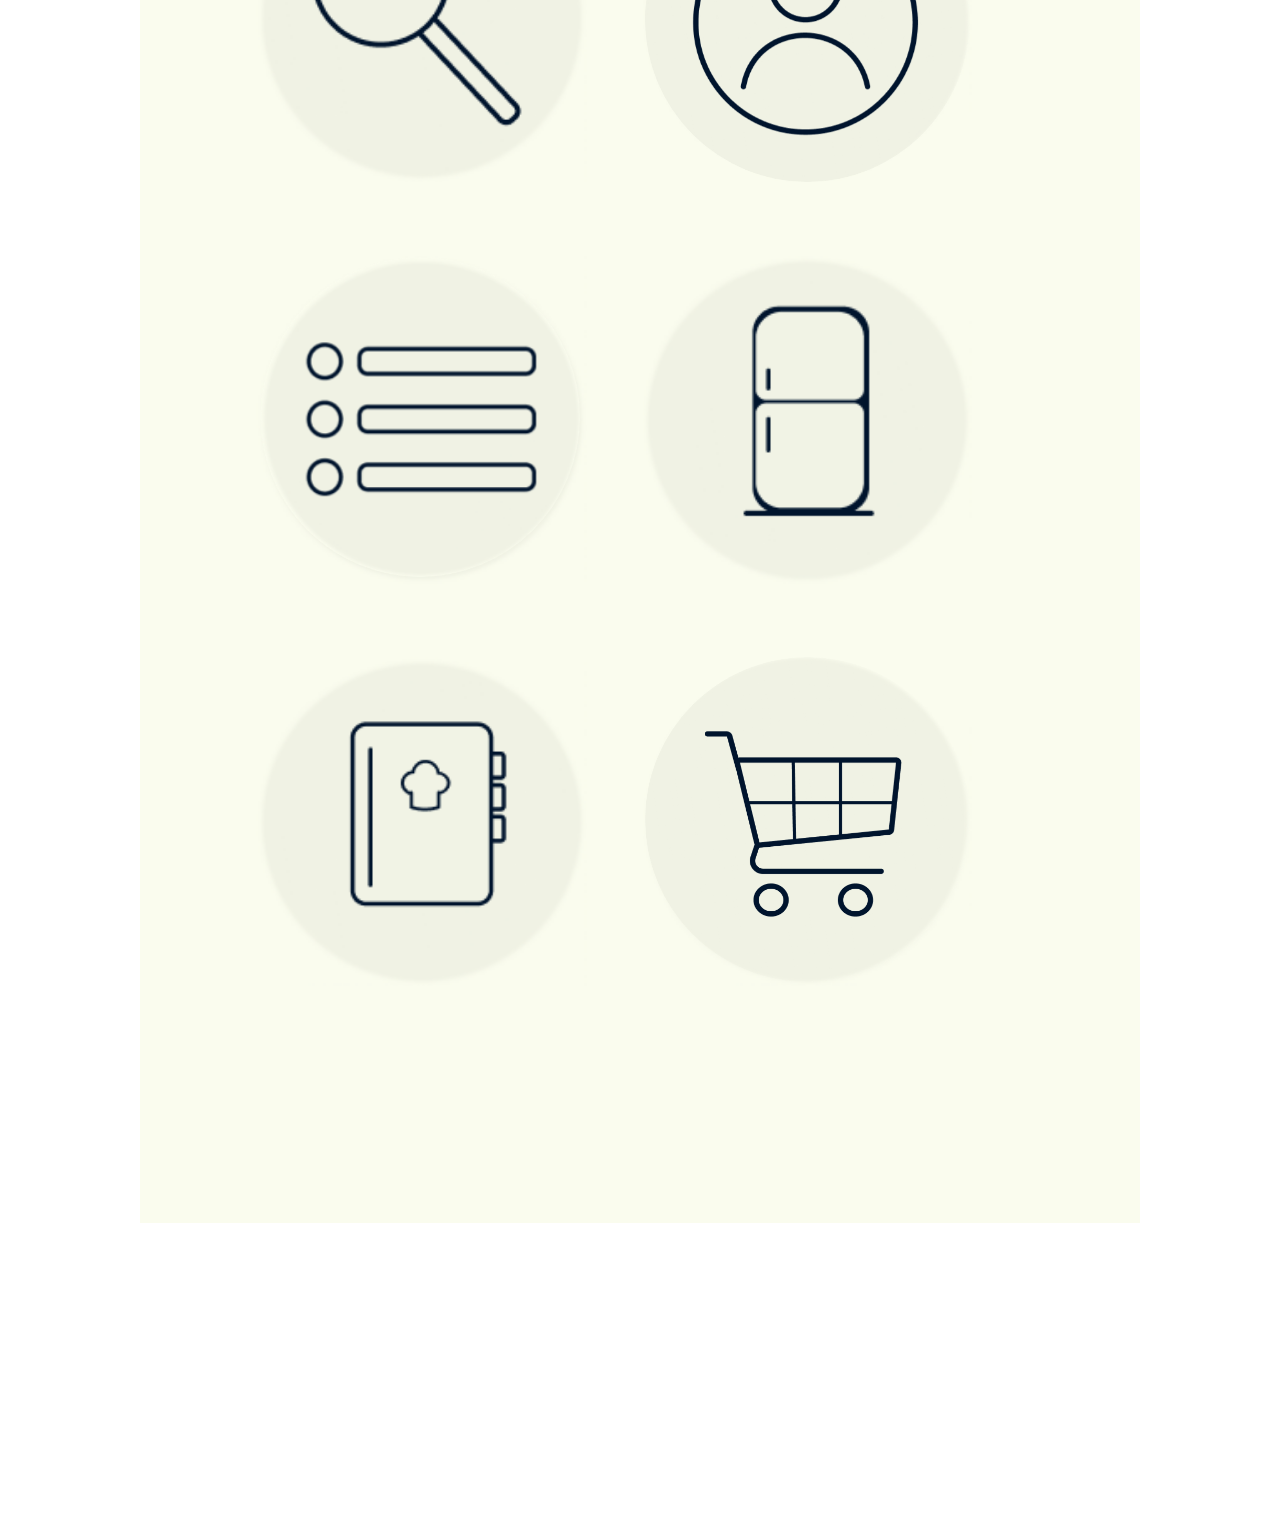
<file: FridgFinds/index.html>
<!DOCTYPE html>
<html lang="es">
<head>
    <meta charset="UTF-8">
    <meta name="viewport" content="width=device-width, initial-scale=1.0">
    <title>Imagen en HTML</title>
    <link rel="stylesheet" href="styles.css">
</head>
<body>
  <div class="container">
    <img src="fotos_mias/esta.png" alt="Plantilla" class="main-image">
    <main>
        <div class="icon-buttons">
            <button class="icon-button" id="search-button" onclick="redirectToSearch()">
                <img src="fotos_mias/image-fotor-20240530195332.png" alt="Search">
            </button>
            <button class="icon-button" id="profile-button"onclick="goToUserPage()">
                <img src="fotos_mias/image-fotor-2024053020251.png" alt="Profile">
            </button>
            <button class="icon-button" id="carrito"onclick="redirectToCart()">
                <img src="fotos_mias\image-fotor-2024053113039.png" alt="Profile">
            </button>
        </div>
    </main>
  </div>
  <script>
      function redirectToSearch() {
          window.location.href = "lista_de_la_compra_3.html";  // Cambia "lista_de_la_compra_3.html" por el nombre de tu archivo HTML de destino
      }
      function redirectToCart() {
          window.location.href = "compra.html";
      }
      function goToUserPage() {
            window.location.href = "user_page.html"; // Redirige a user_page.html
        }
  
  </script>
</body>
</html>
</file>
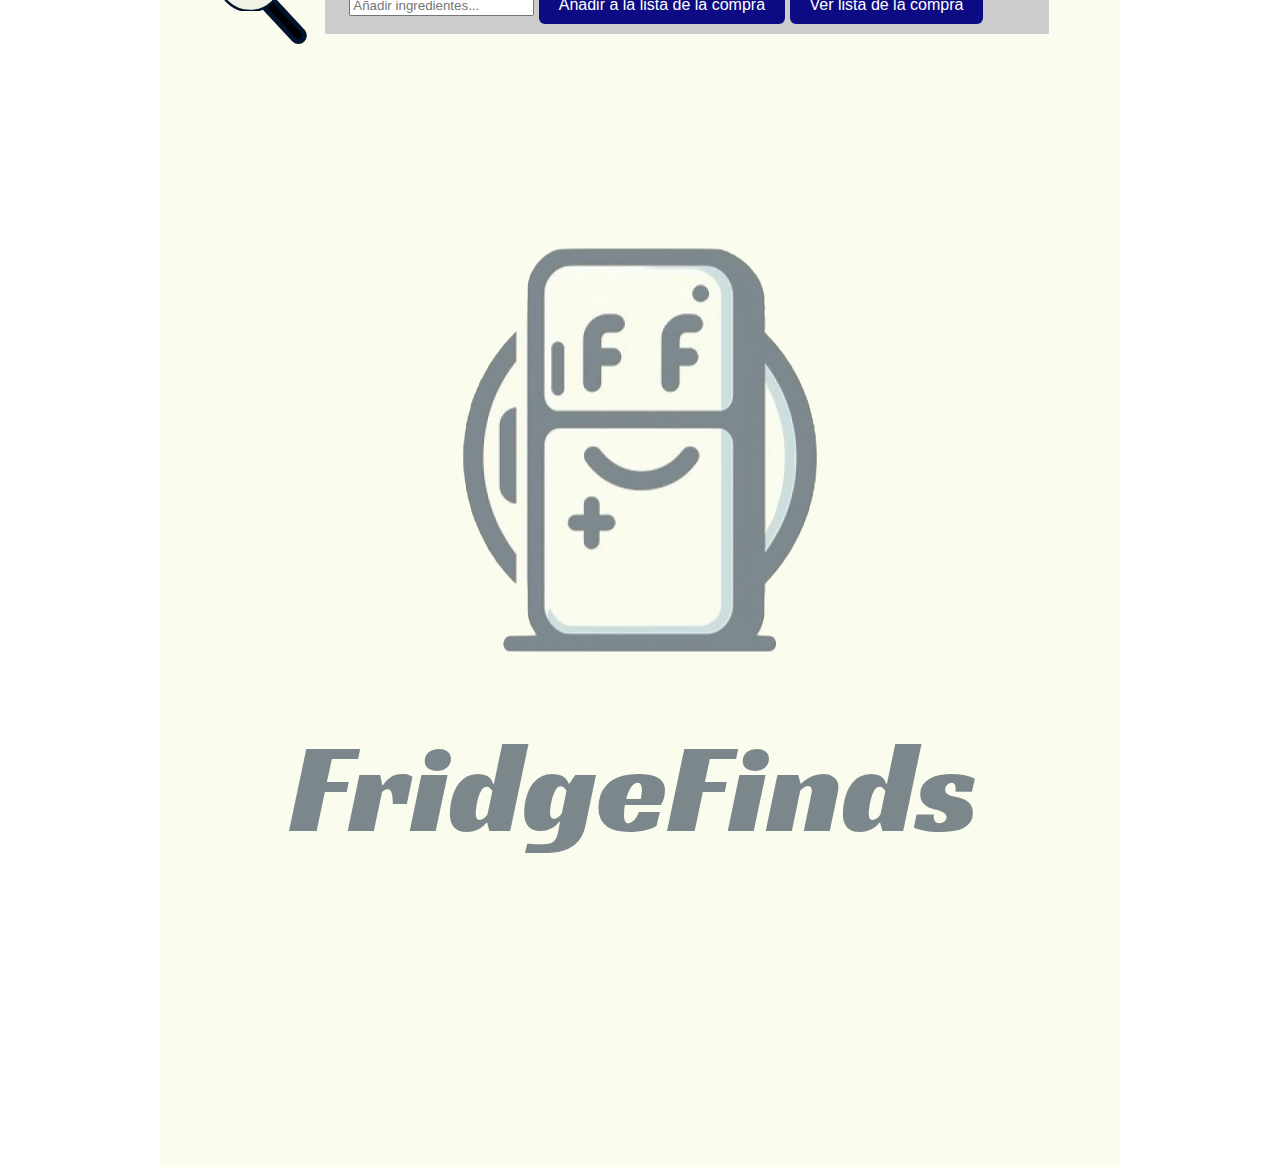
<file: FridgFinds/buscador.html>
<!DOCTYPE html>
<html lang="en">
<head>
    <meta charset="UTF-8" />
    <meta http-equiv="X-UA-Compatible" content="IE=Edge">
    <meta name="viewport" content="width=device-width, initial-scale=1">
    <title>BUSCADOR</title>
    <link rel="preconnect" href="https://fonts.googleapis.com">
    <link rel="preconnect" href="https://fonts.gstatic.com" crossorigin>
    <link href="https://fonts.googleapis.com/css2?family=Radley:wght@400&display=swap" rel="stylesheet">
    <link rel="preconnect" href="https://fonts.googleapis.com">
    <link rel="preconnect" href="https://fonts.gstatic.com" crossorigin>
    <link href="https://fonts.googleapis.com/css2?family=Racing+Sans+One:wght@400&display=swap" rel="stylesheet">
    <link rel="stylesheet" href="buscador.css" />
</head>
<body>
    <div class="buscador">
        <div class="image-2"></div>
        <div class="container-1">
            <div class="container-3">
                <div class="ff-fri-2"></div>
                <div class="fridge-finds">
                  <a href="index.html">FridgeFinds</a>
              </div>
            </div>
            <div class="container-2">
                <div class="rectangle-26"></div>
                <div class="frame-1">
                    <input type="text" class="ingredient-input" placeholder="Añadir ingredientes..." id="comida">
                    <button class="add-ingredient-button" onclick="agregarIngrediente(document.getElementById('comida').value)">Añadir a la lista de la compra</button>
                    <button class="view-list-button" onclick="verListaCompra()">Ver lista de la compra</button>
                </div>
            </div>
            <span class="fridge-finds-1">FridgeFinds</span>
        </div>
        <img class="container" src="container_14_x2.svg" />
        <div class="frame-2"></div>
    </div>
    <script src="script.js">
      function verListaCompra() {
    // Redireccionar a la pantalla de lista de la compra
    window.location.href = "lista_de_la_compra_3.html";
}
    </script>
</body>
</html>
</file>
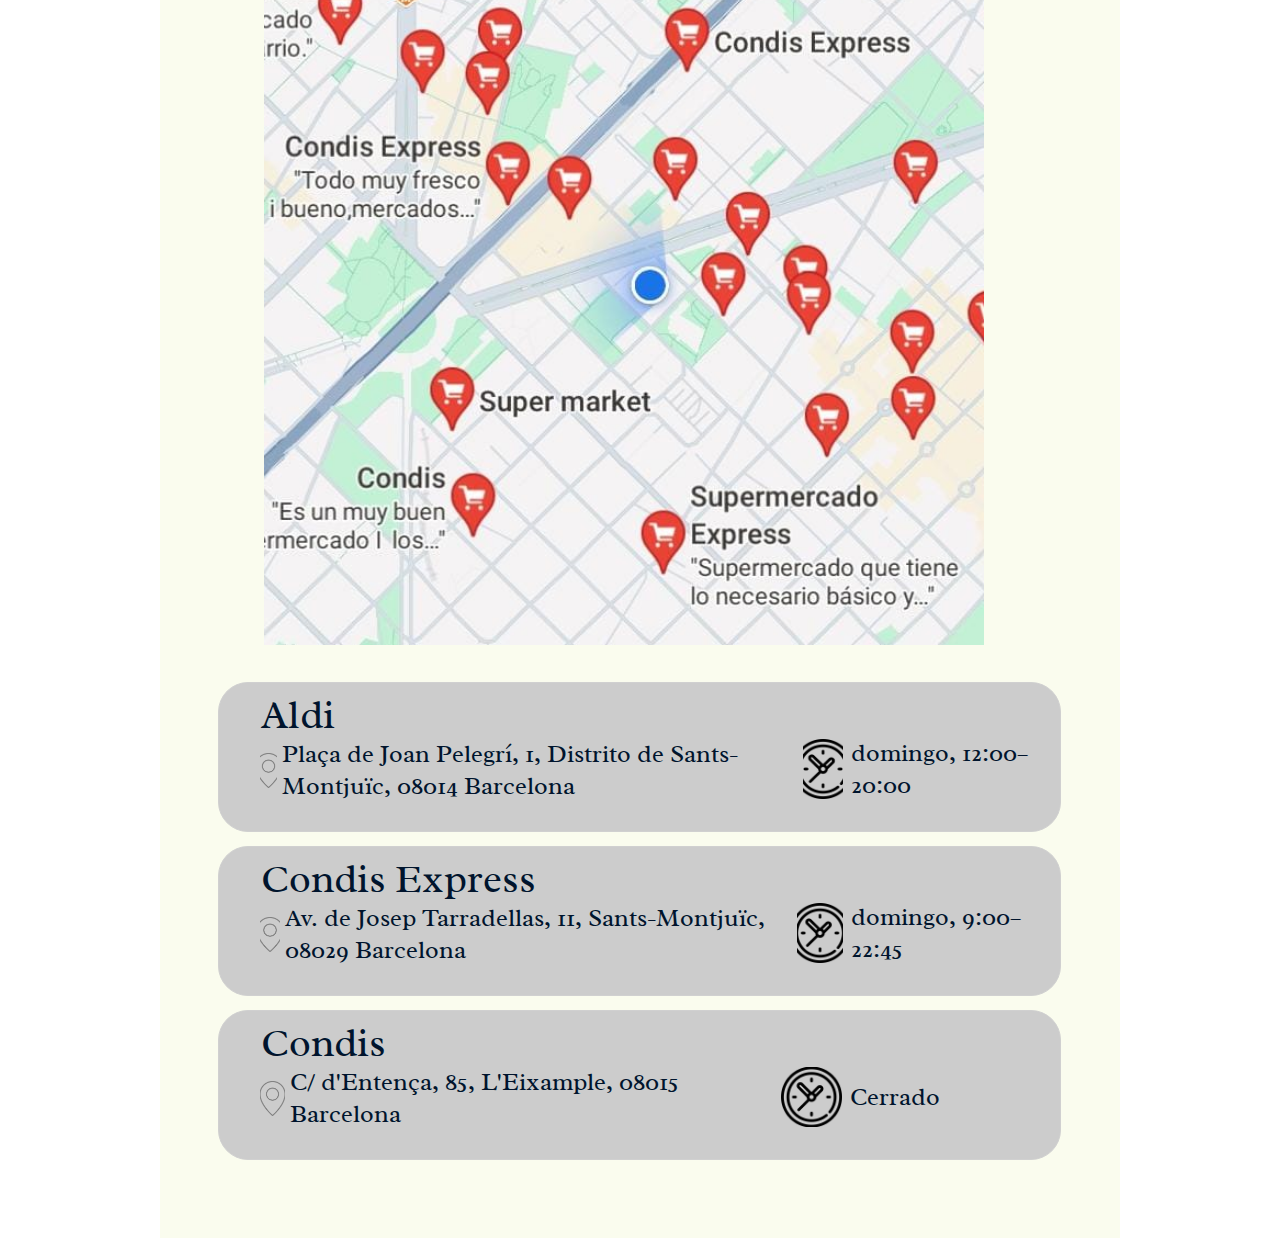
<file: FridgFinds/compra.html>
<!doctype html>
<html lang="en">
  <head>
    <meta charset="UTF-8" />
    <meta http-equiv="X-UA-Compatible" content="IE=Edge">
    <meta name="viewport" content="width=device-width, initial-scale=1">
    <title>COMPRA</title>
    <link rel="preconnect" href="https://fonts.googleapis.com">
    <link rel="preconnect" href="https://fonts.gstatic.com" crossorigin>
    <link href="https://fonts.googleapis.com/css2?family=Radley:wght@400&display=swap" rel="stylesheet">
    <link rel="preconnect" href="https://fonts.googleapis.com">
    <link rel="preconnect" href="https://fonts.gstatic.com" crossorigin>
    <link href="https://fonts.googleapis.com/css2?family=Racing+Sans+One:wght@400&display=swap" rel="stylesheet">
    <link rel="stylesheet" href="compra.css" />
  </head>
  <body>
    <div class="compra">
      <div class="container-4">
        <div class="ff-fri-2">
        </div>
        <div class="fridge-finds">
          <a href="index.html">FridgeFinds</a>
      </div>
      </div>
      <div class="frame-9">
        <div class="mapa-1">
        </div>
      </div>
      <div class="frame-3">
        <div class="container">
          <div class="image-4">
          </div>
          <div class="supermarkt-location">
          Plaça de Joan Pelegrí, 1, Distrito de Sants-Montjuïc, 08014 Barcelona
          </div>
          <div class="image-5">
          </div>
          <div class="supermarkt-location-1">
          domingo, 12:00–20:00
          </div>
        </div>
        <span class="supermarket-name">
        Aldi
        </span>
      </div>
      <div class="frame-4">
        <div class="container-1">
          <div class="image-41">
          </div>
          <div class="supermarkt-location-2">
          Av. de Josep Tarradellas, 11, Sants-Montjuïc, 08029 Barcelona
          </div>
          <div class="image-51">
          </div>
          <div class="supermarkt-location-3">
          domingo, 9:00–22:45
          </div>
        </div>
        <span class="supermarket-name-1">
        Condis Express
        </span>
      </div>
      <div class="frame-5">
        <div class="container-2">
          <div class="container-3">
            <div class="image-42">
            </div>
            <span class="supermarkt-location-4">
            C/ d&#39;Entença, 85, L&#39;Eixample, 08015 Barcelona
            </span>
          </div>
          <div class="container-5">
            <div class="image-52">
            </div>
            <div class="supermarkt-location-5">
            Cerrado
            </div>
          </div>
        </div>
        <span class="supermarket-name-2">
        Condis
        </span>
      </div>
    </div>
  </body>
</html>
</file>
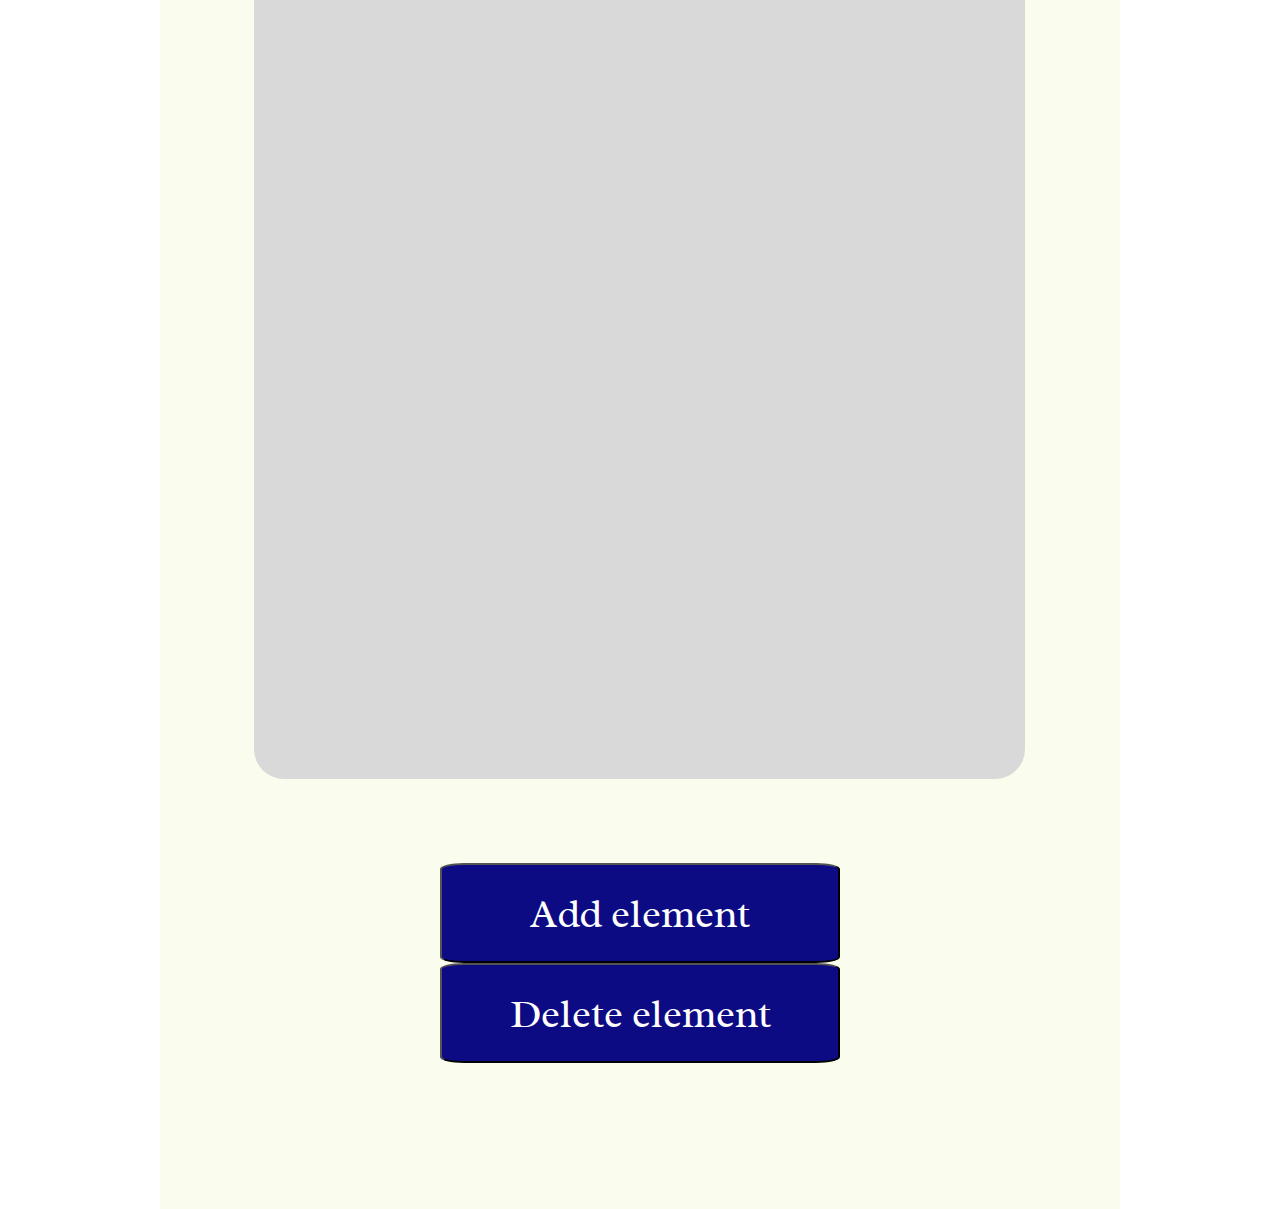
<file: FridgFinds/lista_de_la_compra_3.html>
<!DOCTYPE html>
<html lang="en">
<head>
    <meta charset="UTF-8">
    <meta http-equiv="X-UA-Compatible" content="IE=Edge">
    <meta name="viewport" content="width=device-width, initial-scale=1">
    <title>LISTA DE LA COMPRA 3</title>
    <link rel="preconnect" href="https://fonts.googleapis.com">
    <link rel="preconnect" href="https://fonts.gstatic.com" crossorigin>
    <link href="https://fonts.googleapis.com/css2?family=Radley:wght@400&display=swap" rel="stylesheet">
    <link rel="preconnect" href="https://fonts.googleapis.com">
    <link rel="preconnect" href="https://fonts.gstatic.com" crossorigin>
    <link href="https://fonts.googleapis.com/css2?family=Racing+Sans+One:wght@400&display=swap" rel="stylesheet">
    <link rel="stylesheet" href="lista_de_la_compra_3.css" />
</head>
<body>
    <div class="lista-de-la-compra-3">
        <div class="container-1">
            <div class="ff-fri-2"></div>
            <div class="fridge-finds">
                <a href="index.html">FridgeFinds</a>
            </div>
        </div>
        <div class="container">
            
            <ul id="shopping-list">
                <!-- Los elementos de la lista de la compra se añadirán aquí -->
            </ul>
        </div>
        <div class="frame-7">
            <button class="add-element" onclick="addElement()">Add element</button>
        </div>
        <div class="frame-8">
            <button class="delete-element" onclick="deleteElement()">Delete element</button>
        </div>
    </div>
    <script src="script.js"></script>
</body>

</html>
</file>
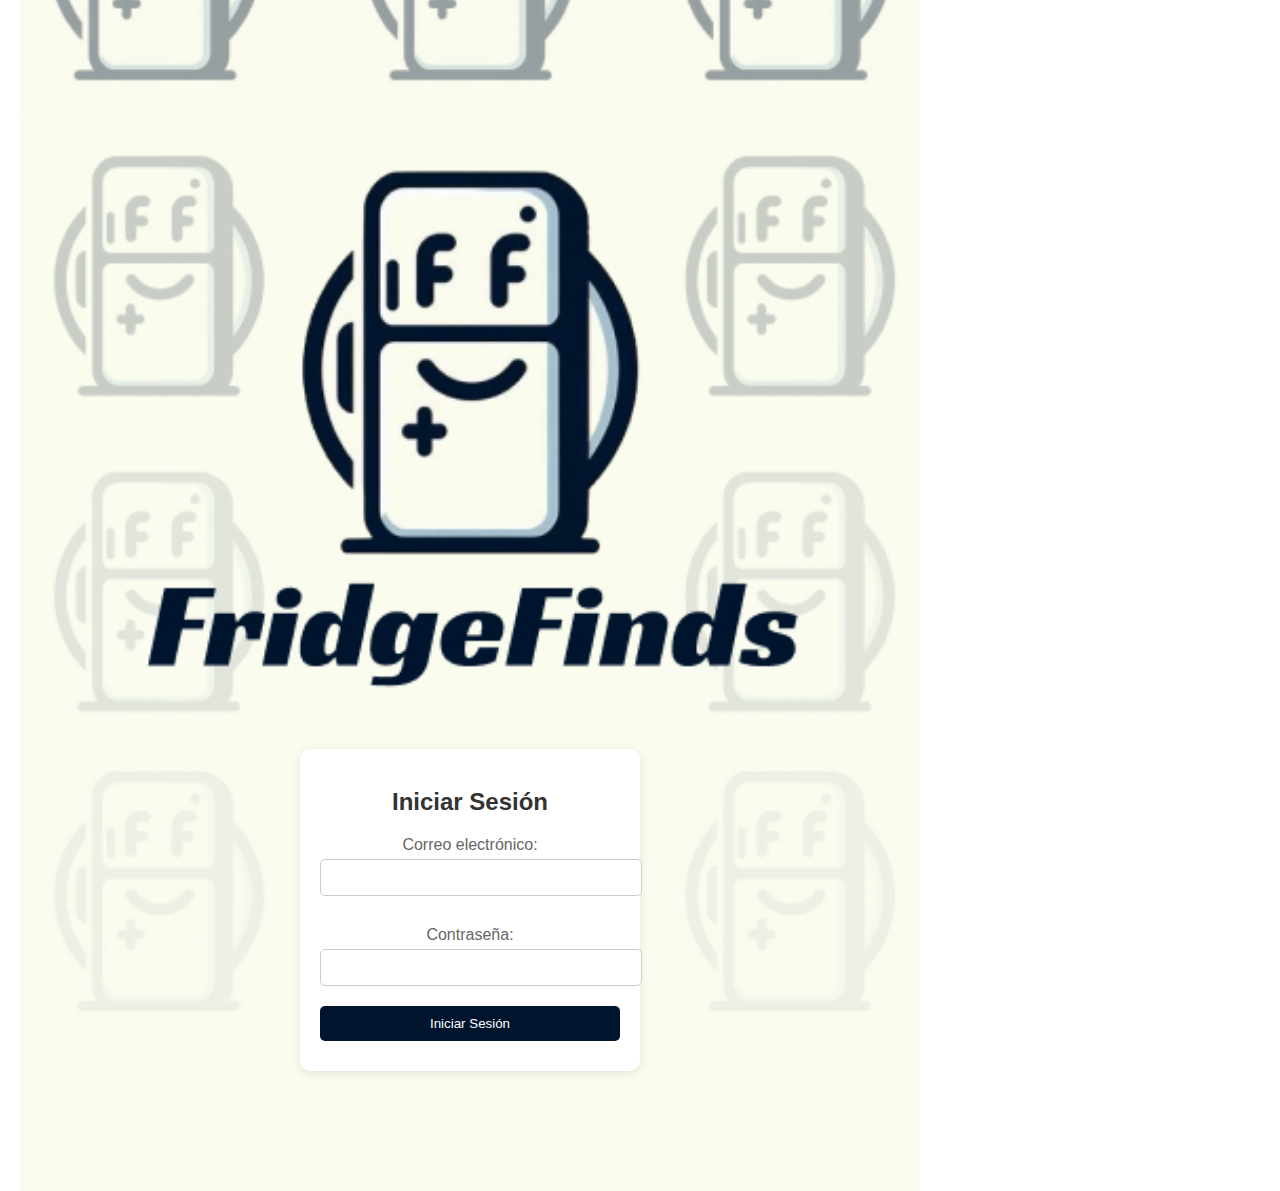
<file: FridgFinds/login.html>
<!DOCTYPE html>
<html lang="en">
<head>
    <meta charset="UTF-8">
    <meta name="viewport" content="width=device-width, initial-scale=1.0">
    <title>Login</title>
    <link rel="stylesheet" href="styless.css">
</head>
<body>
    
        <div class="imagen">
            <img src="image-fotor-2024053125952.jpg" alt="Plantilla" class="main-image">
        </div>
        
    <div class="login-container">
       
        <h2>Iniciar Sesión</h2>
        <form id="loginForm">
            <label for="email">Correo electrónico:</label>
            <input type="email" id="email" name="email" required>
            
            <label for="password">Contraseña:</label>
            <input type="password" id="password" name="password" required>
            
            <button type="submit">Iniciar Sesión</button>
        </form>
        <div id="error-message" class="error-message"></div>
    </div>


    <script>
        document.getElementById('loginForm').addEventListener('submit', function(event) {
            event.preventDefault(); // Evita el envío del formulario

            // Obtener los valores de los campos de entrada
            const email = document.getElementById('email').value;
            const password = document.getElementById('password').value;
            const errorMessage = document.getElementById('error-message');

            // Validar las credenciales
            if (email === 'toni.lunar@upf.edu' && password === 'FridgeFinds') {
                // Redirigir a la página principal después del inicio de sesión exitoso
                window.location.href = 'index.html';
            } else {
                // Mostrar mensaje de error
                errorMessage.textContent = 'Correo electrónico o contraseña incorrectos.';
            }
        });
    </script>
</body>
</html>
</file>
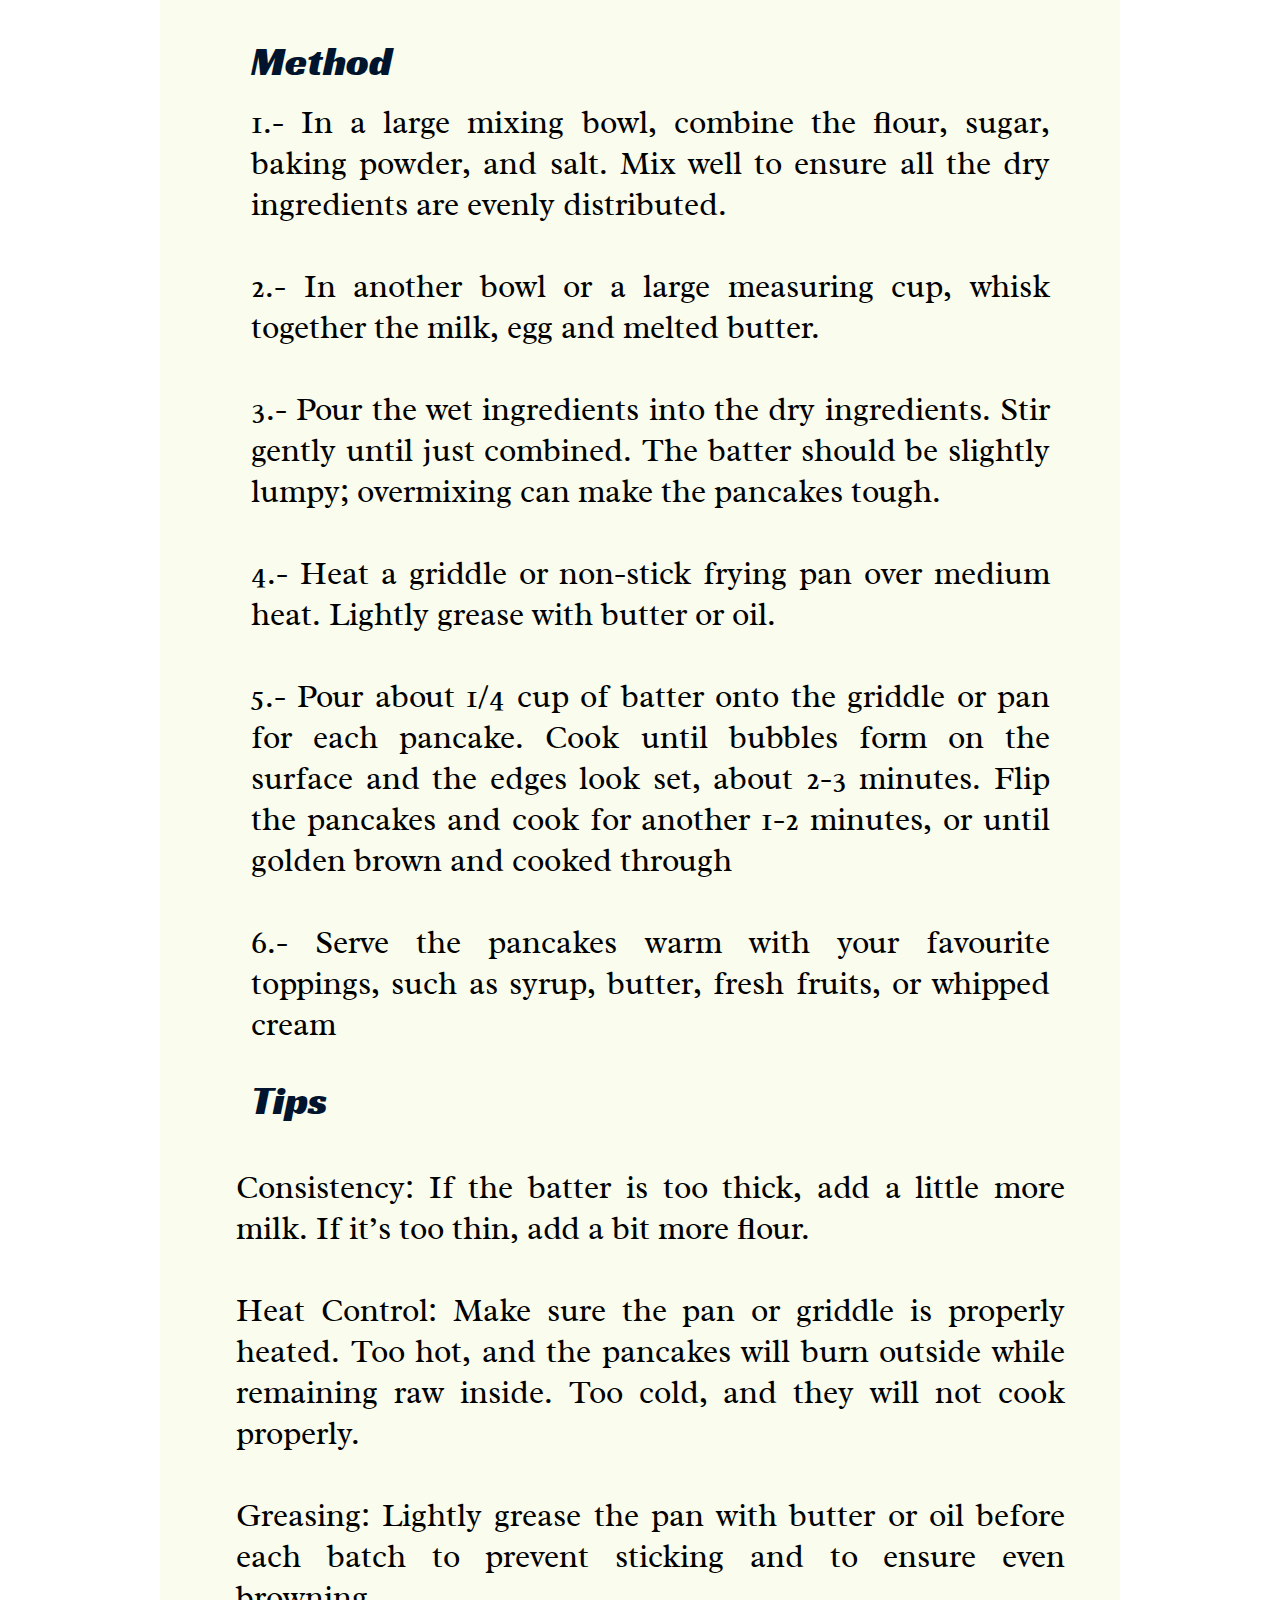
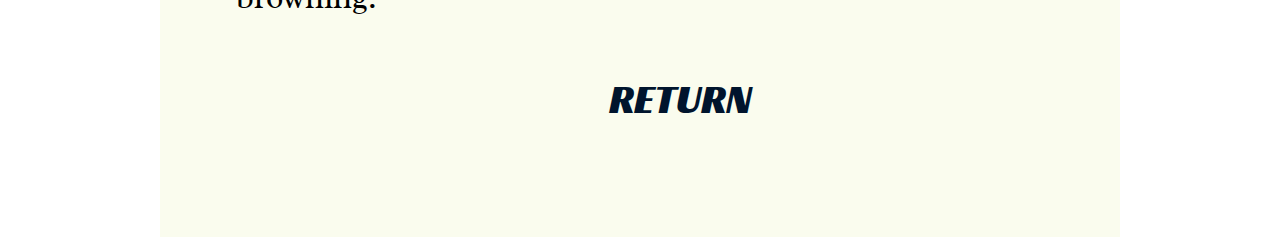
<file: FridgFinds/receta.html>
<!doctype html>
<html lang="en">
  <head>
    <meta charset="UTF-8" />
    <meta http-equiv="X-UA-Compatible" content="IE=Edge">
    <meta name="viewport" content="width=device-width, initial-scale=1">
    <title>RECETA</title>
    <link rel="preconnect" href="https://fonts.googleapis.com">
    <link rel="preconnect" href="https://fonts.gstatic.com" crossorigin>
    <link href="https://fonts.googleapis.com/css2?family=Racing+Sans+One:wght@400&display=swap" rel="stylesheet">
    <link rel="preconnect" href="https://fonts.googleapis.com">
    <link rel="preconnect" href="https://fonts.gstatic.com" crossorigin>
    <link href="https://fonts.googleapis.com/css2?family=Radley:wght@400&display=swap" rel="stylesheet">
    <link rel="stylesheet" href="receta.css" />
  </head>
  <body>
    <div class="receta">
      <div class="container">
        <div class="ff-fri-2">
        </div>
        <div class="fridge-finds">
        FridgeFinds
        </div>
      </div>
      <div class="pancakes">
      PANCAKES
      </div>
      <div class="container-1">
        <div class="istockphoto-482018310612-x-6121">
        </div>
        <div class="calories-150-kcal-protein-4-gfat-5-gcarbohydrates-20-g">
        Calories: 150 kcal<br />
        Protein: 4 g<br />
        Fat: 5 g<br />
        Carbohydrates: 20 g
        </div>
      </div>
      <div class="ingedients">
      Ingedients
      </div>
      <div class="gflour-25-gsugar-15-gbaking-powder-3-gsalt-250-ml-milk-1-egg-30-ml-melted-butter">
      120 g - Flour<br />
      25 g - Sugar<br />
      15 g - Baking Powder<br />
      3 g - Salt<br />
      250 ml - Milk<br />
      1 Egg<br />
      30 ml - Melted Butter
      </div>
      <div class="method">
      Method
      </div>
      <div class="[base64]">
      1.- In a large mixing bowl, combine the flour, sugar, baking powder, and  salt. Mix well to ensure all the dry ingredients are evenly distributed.<br />
      <br />
      2.- In another bowl or a large measuring cup, whisk together the milk, egg and melted butter.<br />
      <br />
      3.- Pour the wet ingredients into the dry ingredients. Stir gently until  just combined. The batter should be slightly lumpy; overmixing can make  the pancakes tough.<br />
      <br />
      4.- Heat a griddle or non-stick frying pan over medium heat. Lightly grease with butter or oil.<br />
      <br />
      5.- Pour about 1/4 cup of batter onto the griddle or pan for each pancake.  Cook until bubbles form on the surface and the edges look set, about 2-3  minutes. Flip the pancakes and cook for another 1-2 minutes, or until  golden brown and cooked through<br />
      <br />
      6.- Serve the pancakes warm with your favourite toppings, such as syrup, butter, fresh fruits, or whipped cream
      </div>
      <div class="tips">
      Tips
      </div>
      <div class="[base64]">
      Consistency: If the batter is too thick, add a little more milk. If it’s too thin, add a bit more flour.<br />
      <br />
      Heat Control: Make sure the pan or griddle is properly heated. Too hot, and the pancakes will burn outside while remaining raw inside. Too cold, and they will not cook properly.<br />
      <br />
      Greasing: Lightly grease the pan with butter or oil before each batch to prevent sticking and to ensure even browning.
      </div>
      <div class="return">
      RETURN
      </div>
      <div class="rectangle-67">
      </div>
    </div>
  </body>
</html>
</file>
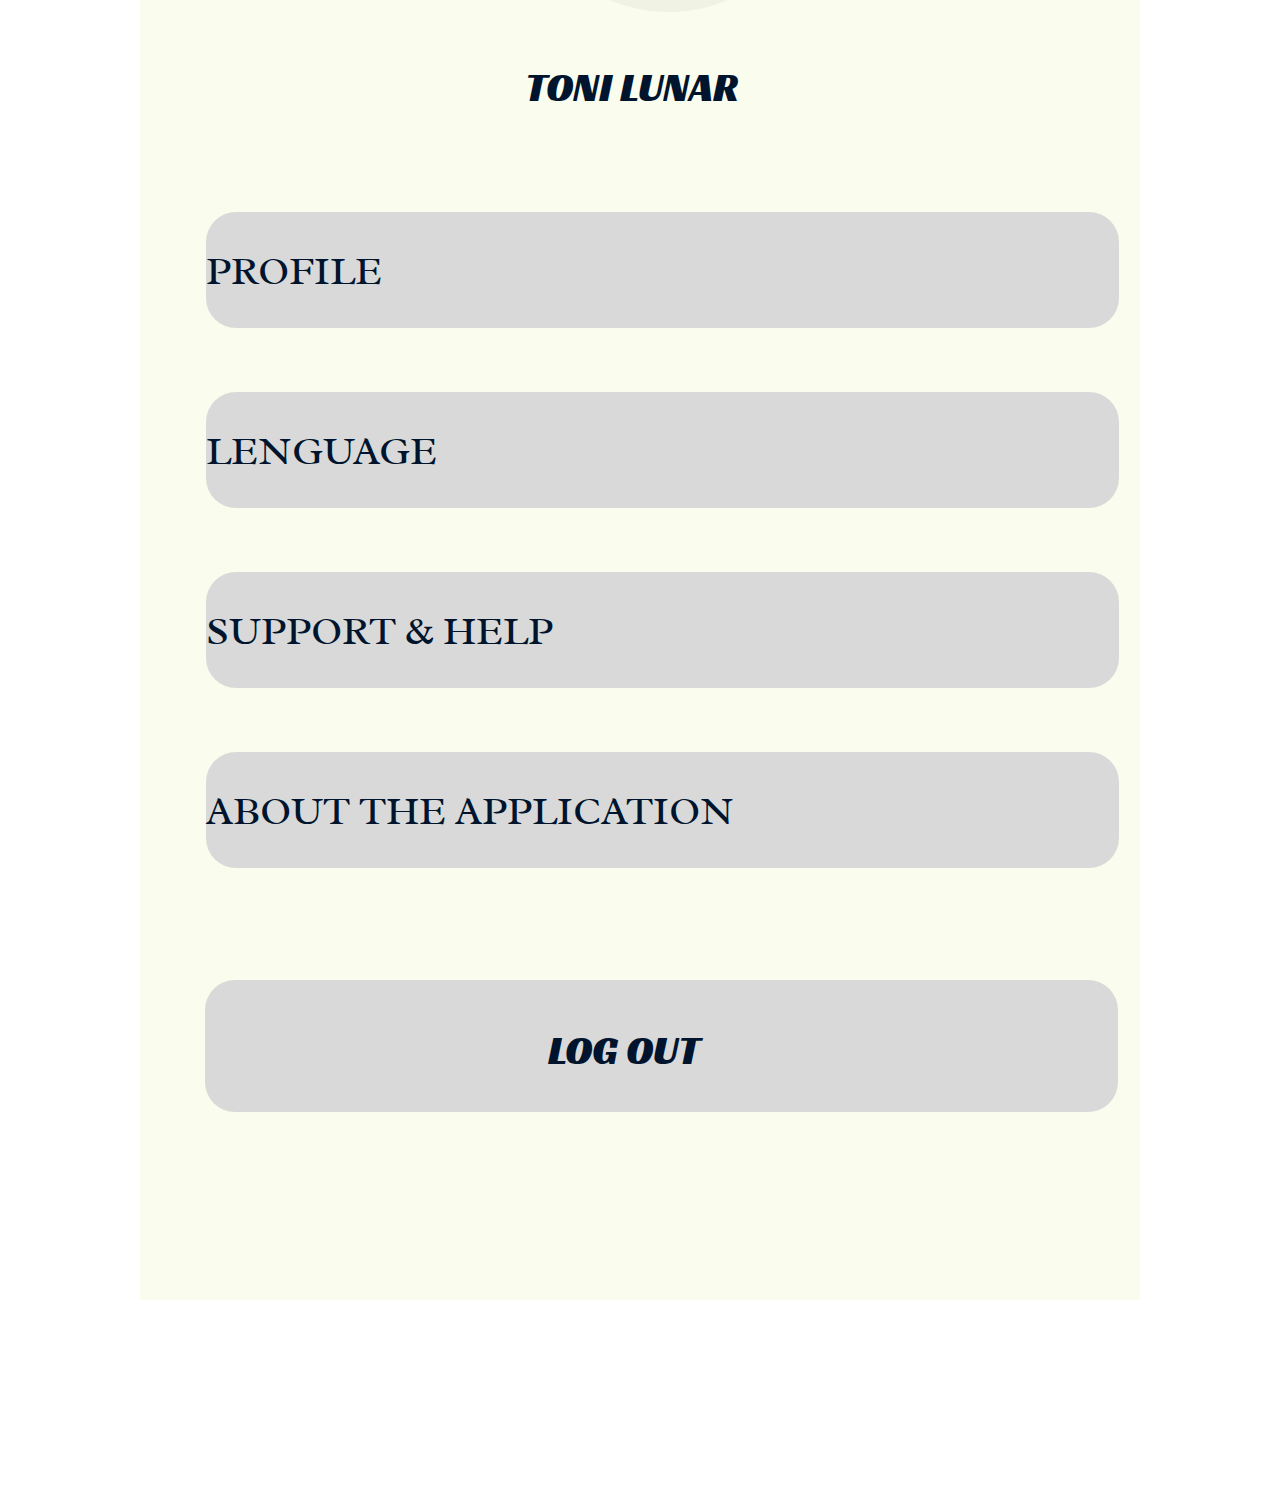
<file: FridgFinds/user_page.html>
<!DOCTYPE html>
<html lang="en">
<head>
    <meta charset="UTF-8">
    <meta http-equiv="X-UA-Compatible" content="IE=Edge">
    <meta name="viewport" content="width=device-width, initial-scale=1">
    <title>USER PAGE</title>
    <link rel="preconnect" href="https://fonts.googleapis.com">
    <link rel="preconnect" href="https://fonts.gstatic.com" crossorigin>
    <link href="https://fonts.googleapis.com/css2?family=Racing+Sans+One:wght@400&display=swap" rel="stylesheet">
    <link rel="preconnect" href="https://fonts.googleapis.com">
    <link rel="preconnect" href="https://fonts.gstatic.com" crossorigin>
    <link href="https://fonts.googleapis.com/css2?family=Radley:wght@400&display=swap" rel="stylesheet">
    <link rel="stylesheet" href="user_page.css" />
</head>
<body>
    <div class="user-page">
        <div class="container-3">
            <div class="container">
                <div class="ff-fri-2"></div>
                <div class="fridge-finds">
                    <a href="index.html">FridgeFinds</a>
                </div>
            </div>
            <div class="container-6">
                <div class="ellipse-9"></div>
            </div>
            <div class="toni-lunar">TONI LUNAR</div>
            <div class="container-2">
                <span class="supermarket-name">ㅤPROFILE</span>
            </div>
            <div class="container-5">
                <span class="supermarket-name-1">ㅤLENGUAGE</span>
            </div>
            <div class="container-7">
                <span class="supermarket-name-4">ㅤSUPPORT &amp; HELP</span>
            </div>
            <div class="container-1">
                <span class="supermarket-name-3">ㅤABOUT THE APPLICATION</span>
            </div>
            <div class="container-4">
                <a href="login.html" class="logout-button">
                    <span class="log-out">LOG OUT</span>
                </a>
            </div>
            <img src="fotos_mias/image-fotor-2024053020251.png" alt="Profile" class="profile-image">
        </div>
    </div>
</body>
</html>
</file>
<file: FridgFinds/styles.css>
body {
    font-family: Arial, sans-serif;
    margin: 0;
    padding: 0;
    display: flex;
    flex-direction: column;
    align-items: center;
    justify-content: center;
    height: 100vh;
    background: url('https://wallpaper-house.com/data/out/7/wallpaper2you_170152.jpg') no-repeat center center fixed; /* Aquí especificas la imagen de fondo */
    background-size: cover; /* Asegura que la imagen cubra toda la pantalla */
    color: white; /* Ajusta el color del texto para que sea visible sobre el fondo oscuro */
}

.container {
    position: relative;
    
}

.main-image {
    width: 1000px; /* Ajusta el ancho de la imagen según sea necesario */
    height: auto;
}

.icon-buttons {
    display: flex;
    flex-wrap: wrap;
    width: 300px;
    height: 300px;
    position: relative;
    top: 50%;
    left: 50%;
    transform: translate(-50%, -50%);
}

.icon-button {
    background: none;
    border: none;
    border-radius: 50%;
    padding: 0;
    cursor: pointer;
    transition: background-color 0.3s ease;
    position: absolute;
}

.icon-button img {
    border-radius: 50%;
    width: 100%;
    height: 100%;
    object-fit: cover;
}

.icon-button:hover {
    background-color: #727272;
}

/* Custom positions for each button */
#search-button {
    top: -820px;
    left:-230px;
    width: 320px
}

#profile-button {
    top: -1220px;  /* Ajusta esta propiedad para mover la imagen hacia arriba o abajo */
    right: -180px; /* Ajusta esta propiedad para mover la imagen hacia la izquierda o derecha */
    width: 325px;
    height: 325px;
}

#list-button {
    top: 50%;
    left: -50px;
    transform: translateY(-50%);
}

#fridge-button {
    top: 50%;
    right: -50px;
    transform: translateY(-50%);
}

#recipe-button {
    bottom: -50px;
    left: -50px;
}

#carrito {
    top: -420px;  /* Ajusta esta propiedad para mover la imagen hacia arriba o abajo */
    right: -180px; /* Ajusta esta propiedad para mover la imagen hacia la izquierda o derecha */
    width: 325px;
    height: 325px;
}
.container {
    position: relative;
    top: 100px; /* Ajusta este valor para mover el contenedor hacia abajo */
}
</file>
<file: FridgFinds/buscador.css>
body {
    font-family: Arial, sans-serif;
    margin: 0;
    padding: 0;
    display: flex;
    flex-direction: column;
    align-items: center;
    justify-content: center;
    height: 100vh;
    background: url('https://wallpaper-house.com/data/out/7/wallpaper2you_170152.jpg') no-repeat center center fixed; /* Aquí especificas la imagen de fondo */
    background-size: cover; /* Asegura que la imagen cubra toda la pantalla */
    color: white; /* Ajusta el color del texto para que sea visible sobre el fondo oscuro */
}
header {
  width: 100%;
  display: flex;
  justify-content: space-between;
  align-items: center;
  padding: 10px 20px;
  box-shadow: 0 2px 4px rgba(0,0,0,0.1);
  background-color: #fff;
}
.buscador .image-2 {
  opacity: 0.5;
  background: url('./images/image_2.png') 50% / cover no-repeat;
  position: absolute;
  left: 50%;
  top: 50%;
  translate: -50% -50%;
  width: 354px;
  height: 403px;
}
.buscador .ff-fri-2 {
  background: url('./images/ff_fri_2.jpeg') 50% / cover no-repeat;
  margin-right: 0.5px;
  width: 134px;
  height: 135px;
}
.buscador .fridge-finds {
  margin: 74.5px 0 10.5px 0;
  display: inline-block;
  overflow-wrap: break-word;
  font-family: 'Racing Sans One';
  font-weight: 400;
  font-size: 40px;
  color: #00142D;
}
.buscador .container-3 {
  margin-bottom: 87px;
  display: flex;
  flex-direction: row;
  align-self: flex-start;
  width: fit-content;
  box-sizing: border-box;
}
.buscador .rectangle-26 {
  border-radius: 10px;
  border: 5px solid #00142D;
  background: #000000;
  transform: rotate(46.966deg);
  position: relative;
  left: -10px;
  top: 20px;
  margin: 12px 29.3px  0;
  width: 63.7px;
  height: 6.9px;
}
.buscador .buscar-recetas-oingredientes {
  overflow-wrap: break-word;
  font-family: 'Radley';
  font-weight: 400;
  font-size: 40px;
  color: #A0A0A0;
  position: relative;
  
  
}
.buscador .frame-1 {
  border: 1px solid #D0D0D0;
  background: #CCCCCC;
  position: relative;
  margin-bottom: 17.9px;
  padding: 9px 23px;
  width: 724px;
  box-sizing: border-box;
  left: -30px;
  top: -8px;
}
.buscador .container-2 {
  margin: 0 0 646.1px 42px;
  display: flex;
  flex-direction: row;
  width: fit-content;
  box-sizing: border-box;
}
.buscador .fridge-finds-1 {
  opacity: 0.5;
  margin: 0 100.9px;
  align-self: flex-end;
  overflow-wrap: break-word;
  font-family: 'Racing Sans One';
  font-weight: 400;
  font-size: 128px;
  color: #00142D;
}
.buscador .container-1 {
  position: relative;
  display: flex;
  flex-direction: column;
  box-sizing: border-box;
}
.buscador .container {
  position: relative;
  left: -860px;
  top: 200px;
  width: 62px;
  height: 59px;
}
.buscador .search {
  overflow-wrap: break-word;
  font-family: 'Radley';
  font-weight: 400;
  font-size: 30px;
  color: #FFFFFF;
}

.buscador {
  background: #FAFCEE;
  display: flex;
  padding: 18px 81px 300px 21px;
  width: 960px;
  box-sizing: border-box;
}
/* Estilos para el botón "Añadir a la lista de la compra" */
.add-ingredient-button {
  background-color: #0d0b83; /* Color de fondo del botón */
  color: #ffffff; /* Color del texto del botón */
  border: none; /* Quitamos el borde del botón */
  border-radius: 6px; /* Añadimos bordes redondeados al botón */
  padding: 10px 20px; /* Añadimos espacio alrededor del texto del botón */
  font-size: 16px; /* Tamaño de fuente */
  cursor: pointer; /* Cambiamos el cursor al pasar sobre el botón */
}

/* Estilos para el botón "Ver lista de la compra" */
.view-list-button {
  background-color: #0d0b83; /* Color de fondo del botón */
  color: #ffffff; /* Color del texto del botón */
  border: none; /* Quitamos el borde del botón */
  border-radius: 6px; /* Añadimos bordes redondeados al botón */
  padding: 10px 20px; /* Añadimos espacio alrededor del texto del botón */
  font-size: 16px; /* Tamaño de fuente */
  cursor: pointer; /* Cambiamos el cursor al pasar sobre el botón */
  margin-top: 10px; /* Añadimos un margen superior para separar los botones */
}
.fridge-finds a {
  text-decoration: none; /* Quita el subrayado del enlace */
  color: inherit; /* Hereda el color del texto del contenedor padre */
  cursor: pointer; /* Cambia el cursor a pointer para indicar que es clickable */
}
</file>
<file: FridgFinds/compra.css>
body {
  font-family: Arial, sans-serif;
  margin: 0;
  padding: 0;
  display: flex;
  flex-direction: column;
  align-items: center;
  justify-content: center;
  height: 100vh;
  background: url('https://wallpaper-house.com/data/out/7/wallpaper2you_170152.jpg') no-repeat center center fixed; /* Aquí especificas la imagen de fondo */
  background-size: cover; /* Asegura que la imagen cubra toda la pantalla */
  color: white; /* Ajusta el color del texto para que sea visible sobre el fondo oscuro */
}

.header {
  position: relative;
  width: 1000px; /* Ancho del contenedor */
  height: auto; /* Altura del contenedor basada en su contenido */
 
  border-radius: 60px;
  box-shadow: 0 4px 8px rgba(0, 0, 0, 0.3); /* Sombra para dar profundidad */
  overflow: hidden; /* Para que los elementos no sobresalgan del contenedor */
  border: px solid rgb(245, 245, 245); /* Añade un borde blanco con transparencia */
}
.compra .ff-fri-2 {
  background: url('./images/ff_fri_2.jpeg') 50% / cover no-repeat;
  margin-right: 0.5px;
  width: 134px;
  height: 135px;
}
.compra .fridge-finds {
  margin: 74.5px 0 10.5px 0;
  display: inline-block;
  overflow-wrap: break-word;
  font-family: 'Racing Sans One';
  font-weight: 400;
  font-size: 40px;
  color: #00142D;
}
.compra .container-4 {
  margin-bottom: 60px;
  display: flex;
  flex-direction: row;
  align-self: flex-start;
  width: fit-content;
  box-sizing: border-box;
}
.compra .mapa-1 {
  background: url('./images/mapa_1.jpeg') 50% / cover no-repeat;
  position: absolute;
  left: -40px;
  top: -30px;
  width: 720px;
  height: 800px;
}
.compra .frame-9 {
  position: relative;
  margin: 0 0 102px 37px;
  align-self: center;
  width: 671px;
  height: 555px;
}
.compra .image-4 {
  background: url('./images/image_4.png') 50% / cover no-repeat;
  margin: 16px 5px 14px 0;
  width: 26px;
  height: 35px;
}
.compra .supermarkt-location {
  margin: 1px 36.1px 0 0;
  display: inline-block;
  overflow-wrap: break-word;
  font-family: 'Radley';
  font-weight: 400;
  font-size: 25px;
  color: #00142D;
}
.compra .image-5 {
  background: url('./images/image_6.png') 50% / cover no-repeat;
  margin: 2px 8px 3px 0;
  width: 61px;
  height: 60px;
}
.compra .supermarkt-location-1 {
  margin-bottom: 1px;
  display: inline-block;
  overflow-wrap: break-word;
  font-family: 'Radley';
  font-weight: 400;
  font-size: 25px;
  color: #00142D;
}
.compra .container {
  position: relative;
  display: flex;
  flex-direction: row;
  box-sizing: border-box;
}
.compra .supermarket-name {
  position: absolute;
  left: 42px;
  top: 5.5px;
  overflow-wrap: break-word;
  font-family: 'Radley';
  font-weight: 400;
  font-size: 40px;
  color: #00142D;
}
.compra .frame-3 {
  border-radius: 30px;
  border: 1px solid #D0D0D0;
  background: #CCCCCC;
  position: relative;
  margin: 0 0 14px 37px;
  display: flex;
  padding: 54px 32.2px 29px 41px;
  box-sizing: border-box;
  position: relative;
  top: 150px;
}
.compra .image-41 {
  background: url('./images/image_4.png') 50% / cover no-repeat;
  margin: 16px 5px 14px 0;
  width: 26px;
  height: 35px;
}
.compra .supermarkt-location-2 {
  margin: 1px 11.4px 0 0;
  display: inline-block;
  overflow-wrap: break-word;
  font-family: 'Radley';
  font-weight: 400;
  font-size: 25px;
  color: #00142D;
}
.compra .image-51 {
  background: url('./images/image_6.png') 50% / cover no-repeat;
  margin: 2px 8px 3px 0;
  width: 61px;
  height: 60px;
}
.compra .supermarkt-location-3 {
  margin-bottom: 1px;
  display: inline-block;
  overflow-wrap: break-word;
  font-family: 'Radley';
  font-weight: 400;
  font-size: 25px;
  color: #00142D;
}
.compra .container-1 {
  position: relative;
  display: flex;
  flex-direction: row;
  box-sizing: border-box;
}
.compra .supermarket-name-1 {
  position: absolute;
  left: 42px;
  top: 5.5px;
  overflow-wrap: break-word;
  font-family: 'Radley';
  font-weight: 400;
  font-size: 40px;
  color: #00142D;
}
.compra .frame-4 {
  border-radius: 30px;
  border: 1px solid #D0D0D0;
  background: #CCCCCC;
  position: relative;
  margin: 0 0 14px 37px;
  display: flex;
  padding: 54px 39.3px 29px 41px;
  box-sizing: border-box;
  position: relative;
  top: 150px;
}
.compra .image-42 {
  background: url('./images/image_4.png') 50% / cover no-repeat;
  margin: 15px 5px 14px 0;
  width: 26px;
  height: 35px;
}
.compra .supermarkt-location-4 {
  overflow-wrap: break-word;
  font-family: 'Radley';
  font-weight: 400;
  font-size: 25px;
  color: #00142D;
}
.compra .container-3 {
  display: flex;
  flex-direction: row;
  box-sizing: border-box;
}
.compra .image-52 {
  background: url('./images/image_6.png') 50% / cover no-repeat;
  margin-right: 8px;
  width: 61px;
  height: 60px;
}
.compra .supermarkt-location-5 {
  margin: 14px 0;
  display: inline-block;
  overflow-wrap: break-word;
  font-family: 'Radley';
  font-weight: 400;
  font-size: 25px;
  color: #00142D;
}
.compra .container-5 {
  margin: 1px 0 3px 0;
  display: flex;
  flex-direction: row;
  box-sizing: border-box;
}
.compra .container-2 {
  position: relative;
  display: flex;
  flex-direction: row;
  justify-content: space-between;
  width: 680.1px;
  height: fit-content;
  box-sizing: border-box;
}
.compra .supermarket-name-2 {
  position: absolute;
  left: 42px;
  top: 5.5px;
  overflow-wrap: break-word;
  font-family: 'Radley';
  font-weight: 400;
  font-size: 40px;
  color: #00142D;
}
.compra .frame-5 {
  border-radius: 30px;
  border: 1px solid #D0D0D0;
  background: #CCCCCC;
  position: relative;
  margin-left: 37px;
  padding: 55px 41px 29px 41px;
  width: 843px;
  box-sizing: border-box;
  position: relative;
  top: 150px;
}
.compra {
  background: #FAFCEE;
  display: flex;
  flex-direction: column;
  padding: 18px 59px 228px 21px;
  width: 960px;
  box-sizing: border-box;
}
.fridge-finds a {
  text-decoration: none; /* Quita el subrayado del enlace */
  color: inherit; /* Hereda el color del texto del contenedor padre */
  cursor: pointer; /* Cambia el cursor a pointer para indicar que es clickable */
}
</file>
<file: FridgFinds/lista_de_la_compra_3.css>
body {
  font-family: Arial, sans-serif;
  margin: 0;
  padding: 0;
  display: flex;
  flex-direction: column;
  align-items: center;
  justify-content: center;
  height: 100vh;
  background: url('https://wallpaper-house.com/data/out/7/wallpaper2you_170152.jpg') no-repeat center center fixed; /* Aquí especificas la imagen de fondo */
  background-size: cover; /* Asegura que la imagen cubra toda la pantalla */
  color: white; /* Ajusta el color del texto para que sea visible sobre el fondo oscuro */
}

.header {
  position: relative;
  width: 1000px; /* Ancho del contenedor */
  height: auto; /* Altura del contenedor basada en su contenido */
 
  border-radius: 60px;
  box-shadow: 0 4px 8px rgba(0, 0, 0, 0.3); /* Sombra para dar profundidad */
  overflow: hidden; /* Para que los elementos no sobresalgan del contenedor */
  border: px solid rgb(245, 245, 245); /* Añade un borde blanco con transparencia */
}

.lista-de-la-compra-3 .ff-fri-2 {
  background: url('./images/ff_fri_2.jpeg') 50% / cover no-repeat;
  margin-right: 0.5px;
  width: 134px;
  height: 135px;
}
.lista-de-la-compra-3 .fridge-finds {
  margin: 67.5px 0 17.5px 0;
  display: inline-block;
  overflow-wrap: break-word;
  font-family: 'Racing Sans One';
  font-weight: 400;
  font-size: 40px;
  color: #00142D;
}
.lista-de-la-compra-3 .container-1 {
  margin-bottom: 54px;
  display: flex;
  flex-direction: row;
  align-self: flex-start;
  width: fit-content;
  box-sizing: border-box;
}

.lista-de-la-compra-3 .container {
  border-radius: 30px;
  background: #D9D9D9;
  position: relative;
  margin: 0 72px 84px 71px;
  display: flex;
  padding: 71px 410.4px 0 0;
  width: 771px;
  height: 873px;
  box-sizing: border-box;
}
.lista-de-la-compra-3 .add-element {
  overflow-wrap: break-word;
  font-family: 'Radley';
  font-weight: 400;
  font-size: 40px;
  color: #FFFFFF;
  
}

.lista-de-la-compra-3 .delete-element {
  overflow-wrap: break-word;
  font-family: 'Radley';
  font-weight: 400;
  font-size: 40px;
  color: #FFFFFF;
}

.lista-de-la-compra-3 {
  background: #FAFCEE;
  display: flex;
  flex-direction: column;
  align-items: center;
  padding: 26px 23px 146px 23px;
  width: 960px;
  box-sizing: border-box;
}
/* Agrega tus estilos CSS personalizados aquí */
.lista-de-la-compra-3 .add-element, 
.lista-de-la-compra-3 .delete-element {
    background-color: #0d0b83; /* Color de fondo por defecto */
    color: #ffffff; /* Color del texto */
    border-radius: 6%;
    width: 400px;  /* Increase the size of the button */
    height: 100px; /* Increase the size of the button */
    
    
}
.fridge-finds a {
  text-decoration: none; /* Quita el subrayado del enlace */
  color: inherit; /* Hereda el color del texto del contenedor padre */
  cursor: pointer; /* Cambia el cursor a pointer para indicar que es clickable */
}

/* Ajusta los estilos de los botones al pasar el ratón sobre ellos */
.lista-de-la-compra-3 .add-element:hover, 
.lista-de-la-compra-3 .delete-element:hover {
    background-color: #707479; /* Nuevo color de fondo al pasar el ratón sobre el botón */
    
}
/* Estilos para la lista de la compra */
#shopping-list {
  list-style-type: none; /* Quita los marcadores de lista */
  padding: 0; /* Elimina el relleno predeterminado */
  margin: 0; /* Elimina el margen predeterminado */
  max-width: 600px; /* Define un ancho máximo para la lista */
  margin: 20px auto; /* Centra la lista en la página */
}

#shopping-list li {
  padding: 15px 20px; /* Añade espacio entre elementos de la lista */
  margin-bottom: 10px; /* Añade espacio debajo de cada elemento */
  border-radius: 5px; /* Redondea las esquinas de cada elemento */
  background: #cababa; /* Color de fondo para cada elemento */
  box-shadow: 0 2px 5px rgba(0, 0, 0, 0.1); /* Añade una sombra sutil */
  font-family: 'Georgia', serif; /* Cambia la fuente del texto */
  font-size: 18px; /* Cambia el tamaño del texto */
  color: #333; /* Cambia el color del texto */
  position: relative; /* Posición relativa para permitir el posicionamiento del guion */
  transition: background 0.3s ease, box-shadow 0.3s ease; /* Añade una transición suave */
  left: -70px;
}

#shopping-list li:before {
  content: "•"; /* Cambia el guion por un punto */
  position: absolute; /* Posición absoluta para posicionar el punto */
  left: -20px; /* Ajusta la posición del punto */
  color: #3498db; /* Cambia el color del punto */
  font-size: 24px; /* Cambia el tamaño del punto */
  line-height: 1; /* Ajusta la altura de la línea */
}

#shopping-list li:hover {
  background: #e3e3e3; /* Cambia el color de fondo al pasar el mouse */
  box-shadow: 0 4px 10px rgba(0, 0, 0, 0.15); /* Aumenta la sombra al pasar el mouse */
}




/* Estilos para el botón */
.add-button-container {
  display: flex;
  margin-top: 20px;
}

.add-button-container input {
  padding: 8px;
  margin-right: 10px;
  
}

.add-button-container button {
  padding: 8px 16px;
  background-color: #091297;
  color: white;
  border: none;
  border-radius: 4px;
  cursor: pointer;
}

.add-button-container button:hover {
  background-color: #000000;
}
.add-button-container {
  margin-top: -50px; /* Ajusta el margen superior para mover el contenedor hacia arriba */
}
</file>
<file: FridgFinds/styless.css>
body {
    font-family: Arial, sans-serif;
    margin: 0;
    padding: 0;
    display: flex;
    align-items: center;
    justify-content: center;
    height: 100vh;
    background: url('https://wallpaper-house.com/data/out/7/wallpaper2you_170152.jpg') no-repeat center center fixed;
    background-size: cover; /* Ajusta el tamaño de la imagen de fondo para cubrir toda la ventana */
    color: white; /* Ajusta el color del texto para que sea visible sobre el fondo oscuro */
}

.container {
    display: flex;
    flex-direction: column;
    align-items: center;
    justify-content: center;
    gap: 20px; /* Espacio entre la imagen y el formulario */
    transform: translateY(-100px); /* Mueve todo el contenido hacia arriba */
 
}

.login-container {
    background-color: white;
    padding: 20px;
    border-radius: 10px;
    box-shadow: 0 2px 10px rgba(0, 0, 0, 0.1);
    width: 300px;
    text-align: center;
    position: relative;
    left: -620px;
    top: 460px;
}

h2 {
    margin-bottom: 20px;
    color: #333;
}

label {
    display: block;
    margin: 10px 0 5px;
    color: #666;
}

input {
    width: 100%;
    padding: 10px;
    margin-bottom: 20px;
    border: 1px solid #ccc;
    border-radius: 5px;
}

button {
    width: 100%;
    padding: 10px;
    background-color: #00142D;
    color: white;
    border: none;
    border-radius: 5px;
    cursor: pointer;
}

button:hover {
    background-color: #003366;
}

.error-message {
    color: red;
    margin-top: 10px;
}

.imagen {
    display: flex;
    justify-content: center; /* Centrar la imagen horizontalmente */
}

.main-image {
    max-width: 100%; /* Asegura que la imagen no exceda el ancho del contenedor */
    height: auto; /* Mantiene la proporción de la imagen */
    width: 900px; /* Ajusta el ancho de la imagen según tus necesidades */
}
</file>
<file: FridgFinds/receta.css>
body {
  font-family: Arial, sans-serif;
  margin: 0;
  padding: 0;
  display: flex;
  flex-direction: column;
  align-items: center;
  justify-content: center;
  height: 100vh;
  background: url('https://wallpaper-house.com/data/out/7/wallpaper2you_170152.jpg') no-repeat center center fixed; /* Aquí especificas la imagen de fondo */
  background-size: cover; /* Asegura que la imagen cubra toda la pantalla */
  color: white; /* Ajusta el color del texto para que sea visible sobre el fondo oscuro */
}

.container {
  position: relative;
  width: 1000px; /* Ancho del contenedor */
  height: auto; /* Altura del contenedor basada en su contenido */
 
  border-radius: 30px;
  box-shadow: 0 4px 8px rgba(0, 0, 0, 0.3); /* Sombra para dar profundidad */
  overflow: hidden; /* Para que los elementos no sobresalgan del contenedor */
  border: px solid rgb(245, 245, 245); /* Añade un borde blanco con transparencia */
}
.receta .ff-fri-2 {
  background: url('./images/ff_fri_2.jpeg') 50% / cover no-repeat;
  margin-right: 0.5px;
  width: 134px;
  height: 135px;
}
.receta .fridge-finds {
  margin: 74.5px 0 10.5px 0;
  display: inline-block;
  overflow-wrap: break-word;
  font-family: 'Racing Sans One';
  font-weight: 400;
  font-size: 40px;
  color: #00142D;
}
.receta .container {
  margin-bottom: 45px;
  display: flex;
  flex-direction: row;
  align-self: flex-start;
  width: fit-content;
  box-sizing: border-box;
}
.receta .pancakes {
  margin: 0 0 57px 76.3px;
  display: inline-block;
  align-self: center;
  overflow-wrap: break-word;
  font-family: 'Racing Sans One';
  font-weight: 400;
  font-size: 64px;
  color: #00142D;
}
.receta .istockphoto-482018310612-x-6121 {
  border-radius: 30px;
  background: url('./images/istockphoto_482018310612_x_6121.jpeg') 50% / cover no-repeat;
  margin-right: 37px;
  width: 356px;
  height: 214px;
}
.receta .calories-150-kcal-protein-4-gfat-5-gcarbohydrates-20-g {
  margin: 27px 0;
  display: inline-block;
  overflow-wrap: break-word;
  font-family: 'Radley';
  font-weight: 400;
  font-size: 32px;
  color: #000000;
}
.receta .container-1 {
  margin: 0 10.4px 33.5px 0;
  display: flex;
  flex-direction: row;
  align-self: center;
  width: fit-content;
  box-sizing: border-box;
}
.receta .ingedients {
  margin: 0 70px 16px 70px;
  display: inline-block;
  align-self: flex-start;
  overflow-wrap: break-word;
  font-family: 'Racing Sans One';
  font-weight: 400;
  font-size: 40px;
  color: #00142D;
}
.receta .gflour-25-gsugar-15-gbaking-powder-3-gsalt-250-ml-milk-1-egg-30-ml-melted-butter {
  margin: 0 70px 33px 70px;
  display: inline-block;
  align-self: flex-start;
  overflow-wrap: break-word;
  font-family: 'Radley';
  font-weight: 400;
  font-size: 32px;
  color: #000000;
}
.receta .method {
  margin: 0 70px 16px 70px;
  display: inline-block;
  align-self: flex-start;
  overflow-wrap: break-word;
  font-family: 'Racing Sans One';
  font-weight: 400;
  font-size: 40px;
  color: #00142D;
}
.receta .[base64] {
  margin: 0 70px 30px 70px;
  display: inline-block;
  align-self: flex-start;
  text-align: justify;
  overflow-wrap: break-word;
  font-family: 'Radley';
  font-weight: 400;
  font-size: 32px;
  color: #000000;
}
.receta .tips {
  margin: 0 70px 41.5px 70px;
  display: inline-block;
  align-self: flex-start;
  overflow-wrap: break-word;
  font-family: 'Racing Sans One';
  font-weight: 400;
  font-size: 40px;
  color: #00142D;
}
.receta .[base64] {
  margin: 0 55px 56.5px 55px;
  display: inline-block;
  align-self: flex-start;
  text-align: justify;
  overflow-wrap: break-word;
  font-family: 'Radley';
  font-weight: 400;
  font-size: 32px;
  color: #000000;
}
.receta .return {
  margin: 0 0 46.5px 60.3px;
  display: inline-block;
  align-self: center;
  overflow-wrap: break-word;
  font-family: 'Racing Sans One';
  font-weight: 400;
  font-size: 40px;
  color: #00142D;
}
.receta .rectangle-67 {
  background: #FAFCEE;
  margin-left: 59.3px;
  align-self: center;
  width: 719px;
  height: 66px;
}
.receta {
  background: #FAFCEE;
  display: flex;
  flex-direction: column;
  padding: 18px 0 0 21px;
  width: 960px;
  box-sizing: border-box;
}
</file>
<file: FridgFinds/user_page.css>
body {
  font-family: Arial, sans-serif;
  margin: 0;
  padding: 0;
  display: flex;
  flex-direction: column;
  align-items: center;
  justify-content: center;
  height: 100vh;
  background: url('https://wallpaper-house.com/data/out/7/wallpaper2you_170152.jpg') no-repeat center center fixed; /* Aquí especificas la imagen de fondo */
  background: url('https://wallpaper-house.com/data/out/7/wallpaper2you_170152.jpg') no-repeat center center fixed;
  background-size: cover;
  color: white;
}

.header {
  position: relative;
  width: 1000px;
  height: auto;
  border-radius: 60px;
  box-shadow: 0 4px 8px rgba(0, 0, 0, 0.3);
  overflow: hidden;
  border: px solid rgb(245, 245, 245);
}

.user-page .ff-fri-2 {
  background: url('./images/ff_fri_2.jpeg') 50% / cover no-repeat;
  margin-right: 0.5px;
  width: 134px;
  height: 135px;
}

.user-page .fridge-finds {
  margin: 74.5px 0 10.5px 0;
  display: inline-block;
  overflow-wrap: break-word;
  font-family: 'Racing Sans One';
  font-weight: 400;
  font-size: 40px;
  color: #00142D;
}

.user-page .container {
  margin-bottom: 81px;
  display: flex;
  flex-direction: row;
  align-self: flex-start;
  width: fit-content;
  box-sizing: border-box;
  
}

.user-page .ellipse-9 {
  border-radius: 35px;
  width: 70px;
  height: 70px;
}

.user-page .container-6 {
  position: relative;
  margin: 0 0 17.5px 102px;
  display: flex;
  align-self: center;
  padding-top: 35px;
  width: 210px;
  height: 210px;
  box-sizing: border-box;
}

.user-page .toni-lunar {
  margin: 0 0 80.5px 102px;
  display: inline-block;
  align-self: center;
  overflow-wrap: break-word;
  font-family: 'Racing Sans One';
  font-weight: 400;
  font-size: 40px;
  color: #00142D;
  position: relative;
  left: -60px;
}

.user-page .supermarket-name {
  overflow-wrap: break-word;
  font-family: 'Radley';
  font-weight: 400;
  font-size: 40px;
  color: #00142D;
}

.user-page .container-2 {
  border-radius: 30px;
  background: #D9D9D9;
  position: relative;
  margin-bottom: 44px;
  display: flex;
  padding: 30.5px 1px 30.5px 0;
  width: 913px;
  box-sizing: border-box;
  margin-top: 20px; /* Add this to move container down */
}

.user-page .supermarket-name-1 {
  overflow-wrap: break-word;
  font-family: 'Radley';
  font-weight: 400;
  font-size: 40px;
  color: #00142D;
}

.user-page .container-5 {
  border-radius: 30px;
  background: #D9D9D9;
  position: relative;
  margin-bottom: 44px;
  display: flex;
  padding: 30.5px 1px 30.5px 0;
  width: 913px;
  box-sizing: border-box;
  margin-top: 20px; /* Add this to move container down */
}

.user-page .supermarket-name-4 {
  overflow-wrap: break-word;
  font-family: 'Radley';
  font-weight: 400;
  font-size: 40px;
  color: #00142D;
}

.user-page .container-7 {
  border-radius: 30px;
  background: #D9D9D9;
  position: relative;
  margin-bottom: 44px;
  display: flex;
  padding: 30.5px 1px 30.5px 0;
  width: 913px;
  box-sizing: border-box;
  margin-top: 20px; /* Add this to move container down */
}

.user-page .supermarket-name-3 {
  overflow-wrap: break-word;
  font-family: 'Radley';
  font-weight: 400;
  font-size: 40px;
  color: #00142D;
}

.user-page .container-1 {
  border-radius: 30px;
  background: #D9D9D9;
  position: relative;
  margin-bottom: 92px;
  display: flex;
  padding: 30.5px 1px 30.5px 0;
  width: 913px;
  box-sizing: border-box;
  margin-top: 20px; /* Add this to move container down */
}

.user-page .log-out {
  overflow-wrap: break-word;
  font-family: 'Racing Sans One';
  font-weight: 400;
  font-size: 40px;
  color: #00142D;
  position: relative;
  left: 73px;
}

.user-page .container-4 {
  border-radius: 30px;
  background: #D9D9D9;
  position: relative;
  margin: 0 0 99.5px 103px;
  display: flex;
  align-self: center;
  padding: 34.5px 1px 27.5px 0;
  width: 913px;
  box-sizing: border-box;
  margin-top: 20px; /* Add this to move container down */
  left: -30px;
  top: -0px;
}

.supermarket-name-2-sub5 {
  font-family: 'Radley';
  font-weight: 400;
  font-size: 24px;
  line-height: 1.333;
}

.supermarket-name-2 {
  font-family: 'Radley';
  font-weight: 400;
  font-size: 32px;
  line-height: 1.333;
}

.user-page .supermarket-name-2 {
  margin-left: 102px;
  align-self: center;
  overflow-wrap: break-word;
  font-family: 'Radley';
  font-weight: 400;
  font-size: 40px;
  color: #00142D;
}

.user-page .container-3 {
  position: relative;
  display: flex;
  flex-direction: column;
  align-items: flex-end;
  box-sizing: border-box;
}

.user-page .line-2 {
  border-radius: 100px;
  position: absolute;
  left: 50%;
  top: 93px;
  translate: -50% 0;
  width: 116px;
  height: 306px;
}

.user-page {
  background: #FAFCEE;
  padding: 18px 21px 49.5px 21px;
  width: 960px;
  box-sizing: border-box;
}
.fridge-finds a {
  text-decoration: none; /* Quita el subrayado del enlace */
  color: inherit; /* Hereda el color del texto del contenedor padre */
  cursor: pointer; /* Cambia el cursor a pointer para indicar que es clickable */
}
.log-out {
  overflow-wrap: break-word;
  font-family: 'Racing Sans One';
  font-weight: 400;
  font-size: 40px;
  color: #00142D; /* Cambia el color del texto para que se ajuste al diseño */
  transition: color 0.3s ease; /* Agrega una transición suave al color del texto */
}

.log-out:hover {
  color: #a30f0f; /* Cambia el color del texto al pasar el mouse para que no sea tan destacado */
}
.logout-button {
  display: inline-block;
  padding: 10px 20px;
  background-color: #d9d9d9;
  border-radius: 30px;
  text-decoration: none;
  color: #00142D;
  position: relative;
  left: 250px;
}
.profile-image {
  position: relative;
  top: -1500px; /* Ajusta esta propiedad según sea necesario para posicionar la imagen */
  left: -300px;
  width: 300px; /* Cambia este valor para ajustar el ancho de la imagen */
}
.user-page {
  background: #FAFCEE;
  padding: 18px 21px 49.5px 21px;
  width: 1000px; /* Cambia este valor para ajustar el ancho del contenedor */
  height: 1700px; /* Puedes quitar esta propiedad para que la altura se ajuste automáticamente al contenido */
  box-sizing: border-box;
}
</file>
